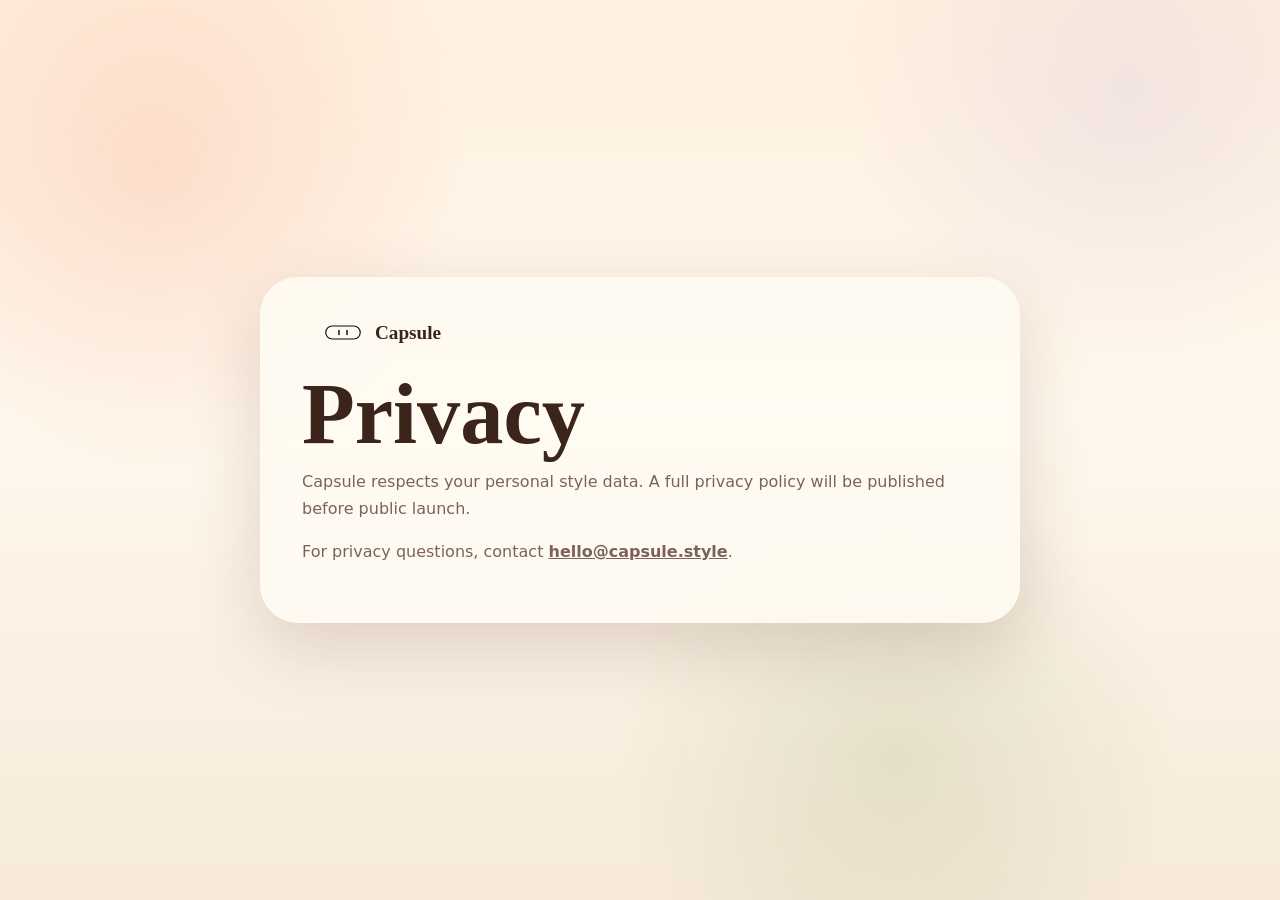
<file: privacy.html>
<!DOCTYPE html>
<html lang="en">
<head>
    <meta charset="UTF-8">
    <meta name="viewport" content="width=device-width, initial-scale=1.0">
    <title>Privacy - Capsule</title>
    <link rel="icon" href="assets/favicon.svg" type="image/svg+xml">
    <link rel="stylesheet" href="css/styles.css">
</head>
<body class="legal-page">
    <main class="legal-shell">
        <a href="index.html" class="brand" aria-label="Capsule home">
            <img src="assets/capsule-logo.svg" alt="">
            <span>Capsule</span>
        </a>
        <h1>Privacy</h1>
        <p>Capsule respects your personal style data. A full privacy policy will be published before public launch.</p>
        <p>For privacy questions, contact <a href="mailto:hello@capsule.style">hello@capsule.style</a>.</p>
    </main>
</body>
</html>
</file>
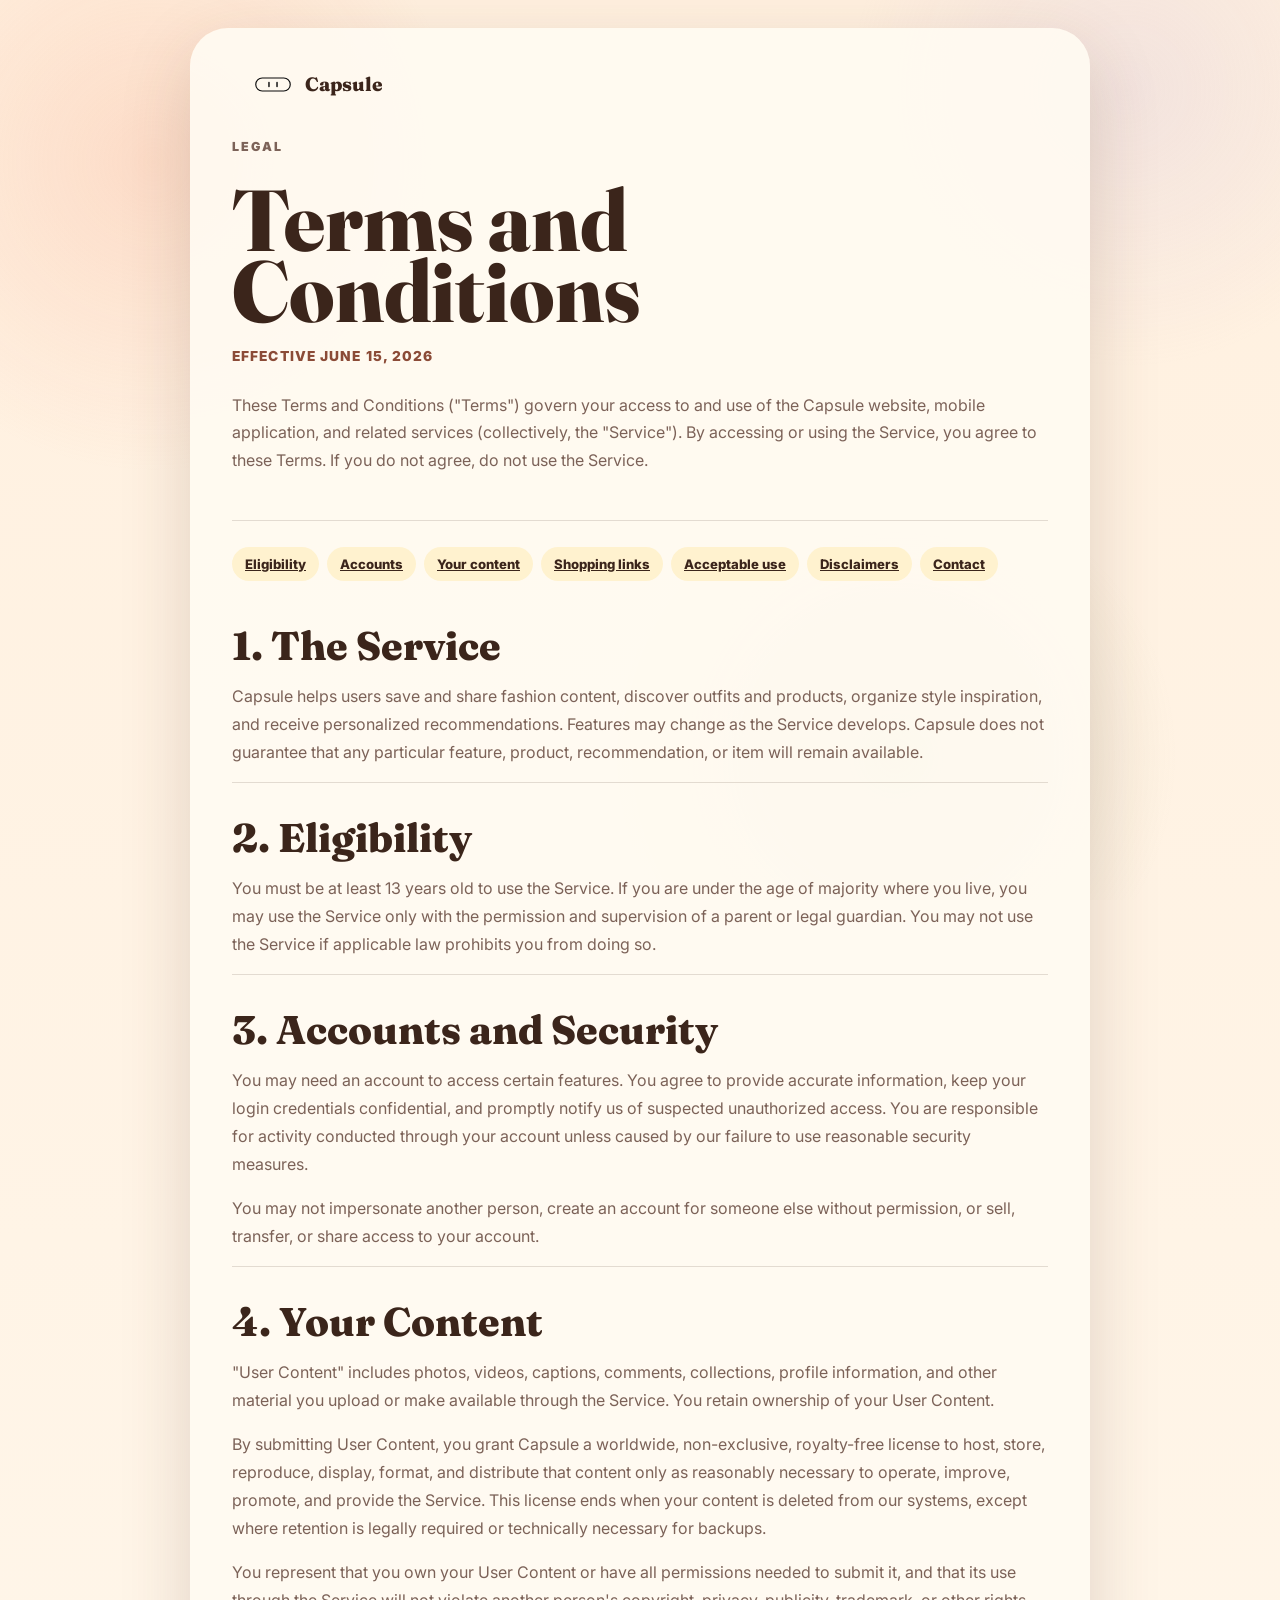
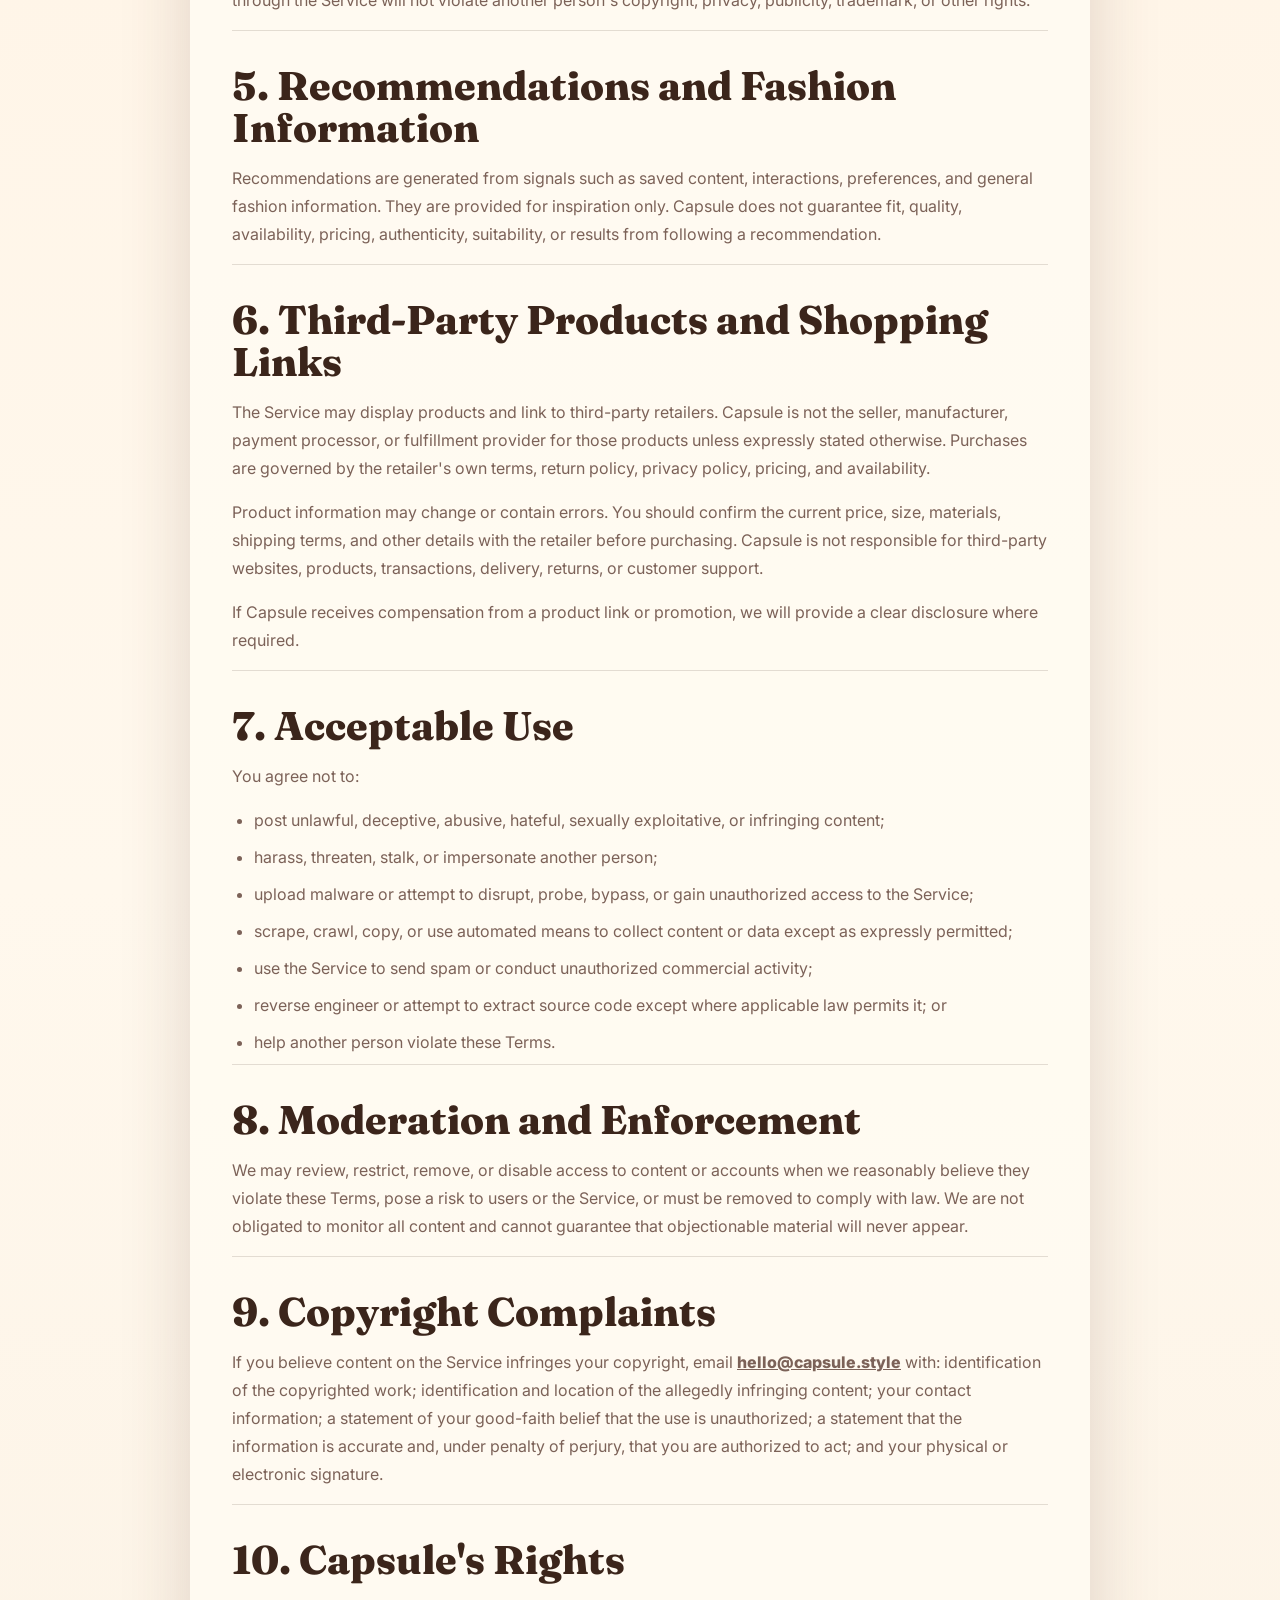
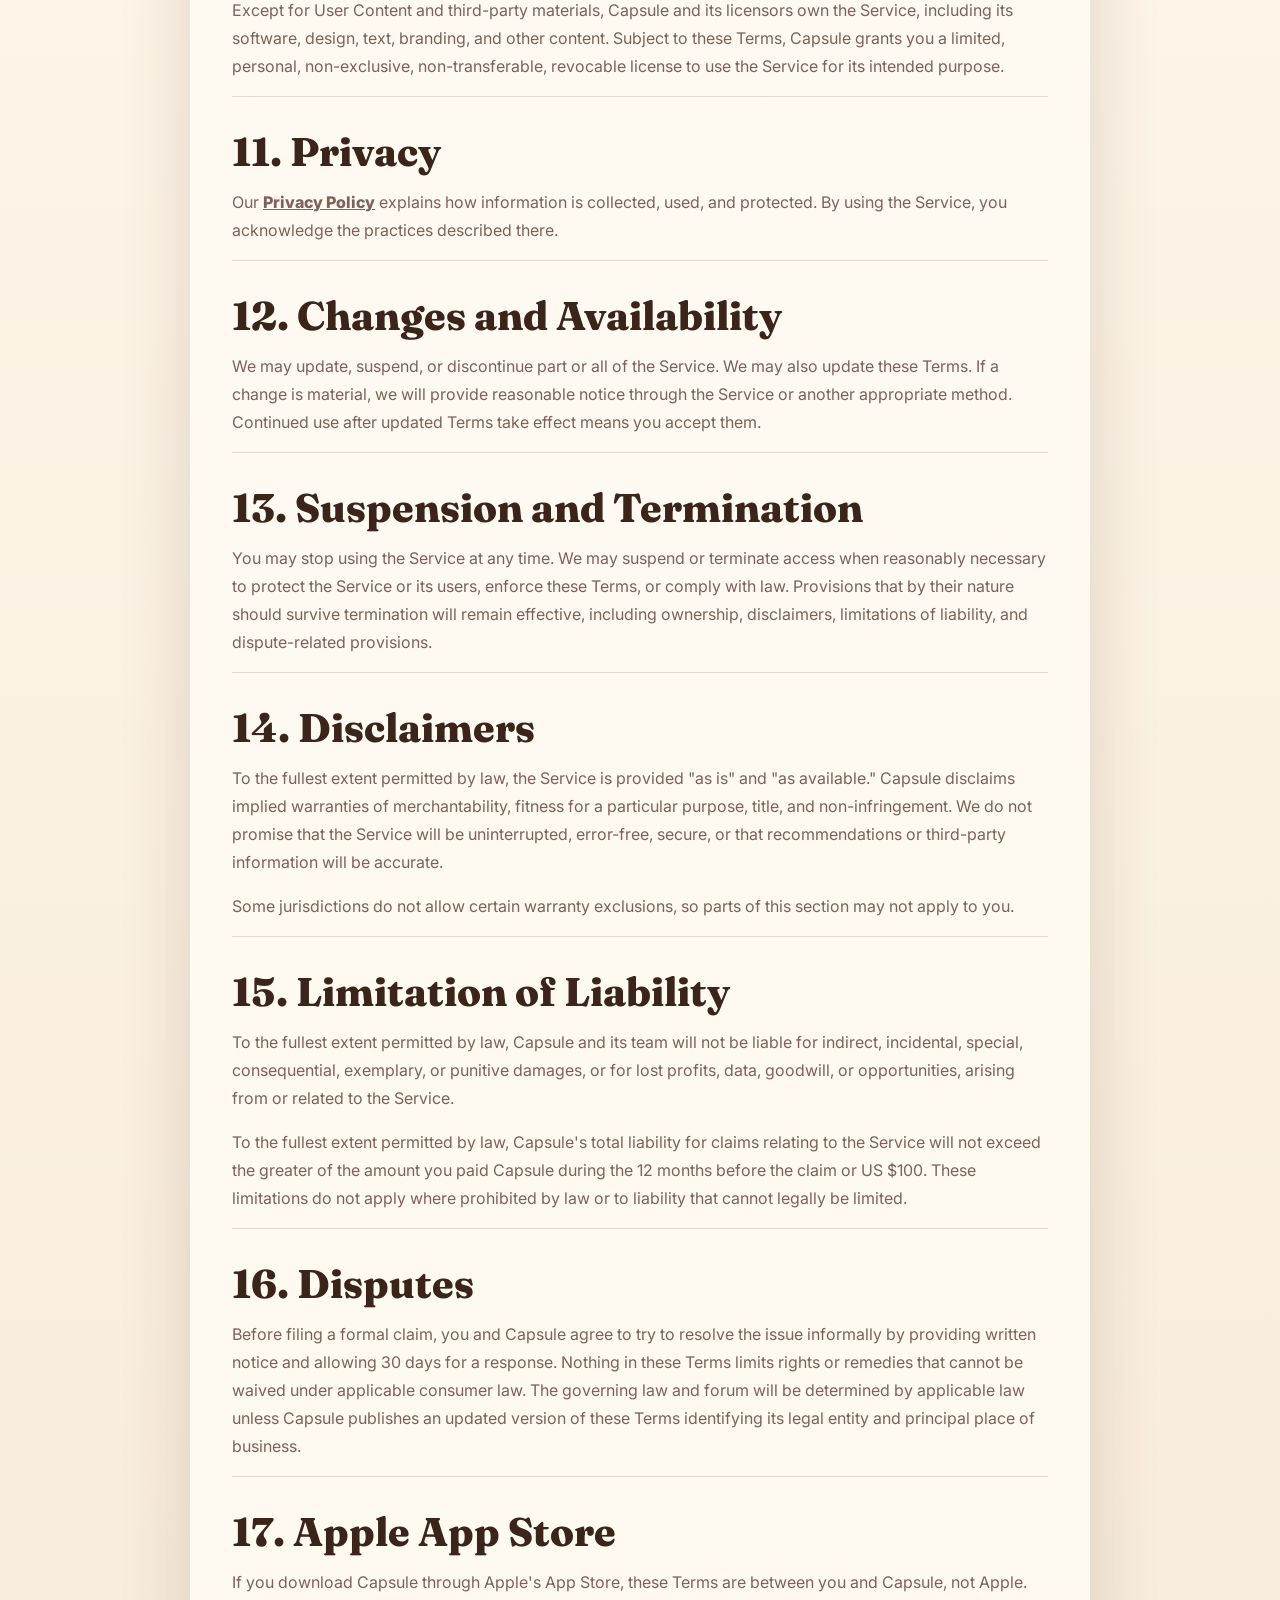
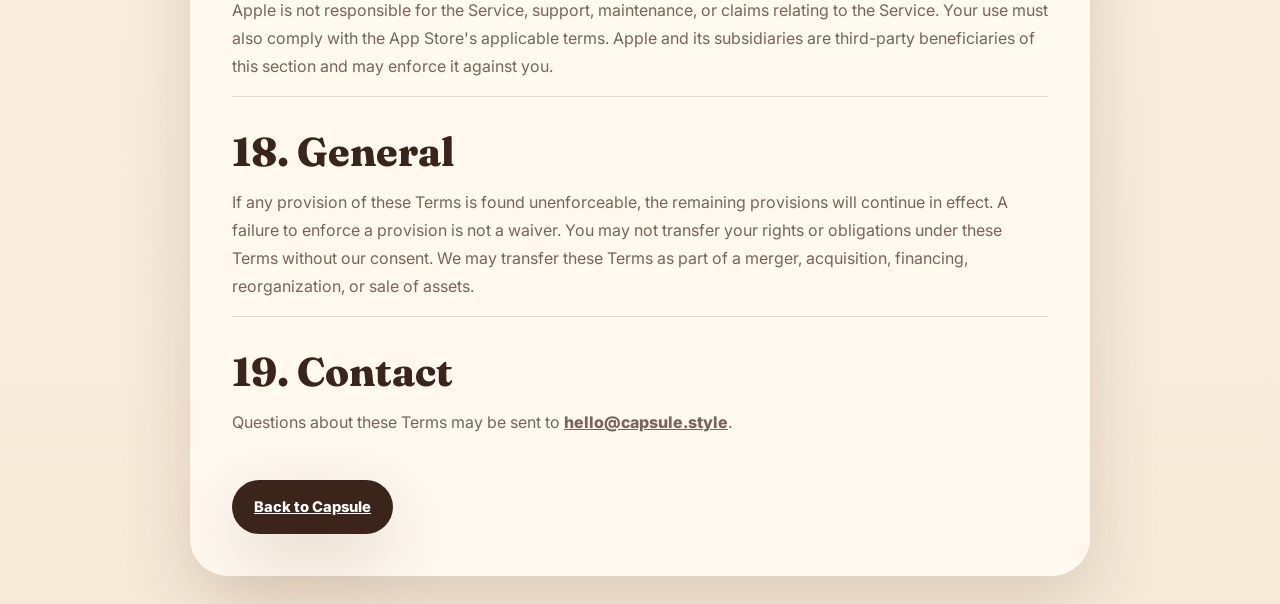
<file: terms.html>
<!DOCTYPE html>
<html lang="en">
<head>
    <meta charset="UTF-8">
    <meta name="viewport" content="width=device-width, initial-scale=1.0">
    <meta name="description" content="Terms and Conditions for the Capsule fashion discovery app and website.">
    <title>Terms and Conditions - Capsule</title>
    <link rel="preconnect" href="https://fonts.googleapis.com">
    <link rel="preconnect" href="https://fonts.gstatic.com" crossorigin>
    <link href="https://fonts.googleapis.com/css2?family=Fraunces:opsz,wght@9..144,600;9..144,700;9..144,800&amp;family=Inter:wght@400;500;600;700;800&amp;display=swap" rel="stylesheet">
    <link rel="icon" href="assets/favicon.svg" type="image/svg+xml">
    <link rel="stylesheet" href="css/styles.css">
</head>
<body class="legal-page">
    <main class="legal-shell legal-document">
        <a href="index.html" class="brand" aria-label="Capsule home">
            <img src="assets/capsule-logo.svg" alt="">
            <span>Capsule</span>
        </a>
        <header class="legal-header">
            <p class="eyebrow">Legal</p>
            <h1>Terms and Conditions</h1>
            <p class="legal-date">Effective June 15, 2026</p>
            <p>These Terms and Conditions ("Terms") govern your access to and use of the Capsule website, mobile application, and related services (collectively, the "Service"). By accessing or using the Service, you agree to these Terms. If you do not agree, do not use the Service.</p>
        </header>

        <nav class="legal-toc" aria-label="Terms contents">
            <a href="#eligibility">Eligibility</a>
            <a href="#accounts">Accounts</a>
            <a href="#content">Your content</a>
            <a href="#shopping">Shopping links</a>
            <a href="#acceptable-use">Acceptable use</a>
            <a href="#disclaimers">Disclaimers</a>
            <a href="#contact">Contact</a>
        </nav>

        <section id="service">
            <h2>1. The Service</h2>
            <p>Capsule helps users save and share fashion content, discover outfits and products, organize style inspiration, and receive personalized recommendations. Features may change as the Service develops. Capsule does not guarantee that any particular feature, product, recommendation, or item will remain available.</p>
        </section>

        <section id="eligibility">
            <h2>2. Eligibility</h2>
            <p>You must be at least 13 years old to use the Service. If you are under the age of majority where you live, you may use the Service only with the permission and supervision of a parent or legal guardian. You may not use the Service if applicable law prohibits you from doing so.</p>
        </section>

        <section id="accounts">
            <h2>3. Accounts and Security</h2>
            <p>You may need an account to access certain features. You agree to provide accurate information, keep your login credentials confidential, and promptly notify us of suspected unauthorized access. You are responsible for activity conducted through your account unless caused by our failure to use reasonable security measures.</p>
            <p>You may not impersonate another person, create an account for someone else without permission, or sell, transfer, or share access to your account.</p>
        </section>

        <section id="content">
            <h2>4. Your Content</h2>
            <p>"User Content" includes photos, videos, captions, comments, collections, profile information, and other material you upload or make available through the Service. You retain ownership of your User Content.</p>
            <p>By submitting User Content, you grant Capsule a worldwide, non-exclusive, royalty-free license to host, store, reproduce, display, format, and distribute that content only as reasonably necessary to operate, improve, promote, and provide the Service. This license ends when your content is deleted from our systems, except where retention is legally required or technically necessary for backups.</p>
            <p>You represent that you own your User Content or have all permissions needed to submit it, and that its use through the Service will not violate another person's copyright, privacy, publicity, trademark, or other rights.</p>
        </section>

        <section id="recommendations">
            <h2>5. Recommendations and Fashion Information</h2>
            <p>Recommendations are generated from signals such as saved content, interactions, preferences, and general fashion information. They are provided for inspiration only. Capsule does not guarantee fit, quality, availability, pricing, authenticity, suitability, or results from following a recommendation.</p>
        </section>

        <section id="shopping">
            <h2>6. Third-Party Products and Shopping Links</h2>
            <p>The Service may display products and link to third-party retailers. Capsule is not the seller, manufacturer, payment processor, or fulfillment provider for those products unless expressly stated otherwise. Purchases are governed by the retailer's own terms, return policy, privacy policy, pricing, and availability.</p>
            <p>Product information may change or contain errors. You should confirm the current price, size, materials, shipping terms, and other details with the retailer before purchasing. Capsule is not responsible for third-party websites, products, transactions, delivery, returns, or customer support.</p>
            <p>If Capsule receives compensation from a product link or promotion, we will provide a clear disclosure where required.</p>
        </section>

        <section id="acceptable-use">
            <h2>7. Acceptable Use</h2>
            <p>You agree not to:</p>
            <ul>
                <li>post unlawful, deceptive, abusive, hateful, sexually exploitative, or infringing content;</li>
                <li>harass, threaten, stalk, or impersonate another person;</li>
                <li>upload malware or attempt to disrupt, probe, bypass, or gain unauthorized access to the Service;</li>
                <li>scrape, crawl, copy, or use automated means to collect content or data except as expressly permitted;</li>
                <li>use the Service to send spam or conduct unauthorized commercial activity;</li>
                <li>reverse engineer or attempt to extract source code except where applicable law permits it; or</li>
                <li>help another person violate these Terms.</li>
            </ul>
        </section>

        <section id="moderation">
            <h2>8. Moderation and Enforcement</h2>
            <p>We may review, restrict, remove, or disable access to content or accounts when we reasonably believe they violate these Terms, pose a risk to users or the Service, or must be removed to comply with law. We are not obligated to monitor all content and cannot guarantee that objectionable material will never appear.</p>
        </section>

        <section id="copyright">
            <h2>9. Copyright Complaints</h2>
            <p>If you believe content on the Service infringes your copyright, email <a href="mailto:hello@capsule.style">hello@capsule.style</a> with: identification of the copyrighted work; identification and location of the allegedly infringing content; your contact information; a statement of your good-faith belief that the use is unauthorized; a statement that the information is accurate and, under penalty of perjury, that you are authorized to act; and your physical or electronic signature.</p>
        </section>

        <section id="ownership">
            <h2>10. Capsule's Rights</h2>
            <p>Except for User Content and third-party materials, Capsule and its licensors own the Service, including its software, design, text, branding, and other content. Subject to these Terms, Capsule grants you a limited, personal, non-exclusive, non-transferable, revocable license to use the Service for its intended purpose.</p>
        </section>

        <section id="privacy">
            <h2>11. Privacy</h2>
            <p>Our <a href="privacy.html">Privacy Policy</a> explains how information is collected, used, and protected. By using the Service, you acknowledge the practices described there.</p>
        </section>

        <section id="availability">
            <h2>12. Changes and Availability</h2>
            <p>We may update, suspend, or discontinue part or all of the Service. We may also update these Terms. If a change is material, we will provide reasonable notice through the Service or another appropriate method. Continued use after updated Terms take effect means you accept them.</p>
        </section>

        <section id="termination">
            <h2>13. Suspension and Termination</h2>
            <p>You may stop using the Service at any time. We may suspend or terminate access when reasonably necessary to protect the Service or its users, enforce these Terms, or comply with law. Provisions that by their nature should survive termination will remain effective, including ownership, disclaimers, limitations of liability, and dispute-related provisions.</p>
        </section>

        <section id="disclaimers">
            <h2>14. Disclaimers</h2>
            <p>To the fullest extent permitted by law, the Service is provided "as is" and "as available." Capsule disclaims implied warranties of merchantability, fitness for a particular purpose, title, and non-infringement. We do not promise that the Service will be uninterrupted, error-free, secure, or that recommendations or third-party information will be accurate.</p>
            <p>Some jurisdictions do not allow certain warranty exclusions, so parts of this section may not apply to you.</p>
        </section>

        <section id="liability">
            <h2>15. Limitation of Liability</h2>
            <p>To the fullest extent permitted by law, Capsule and its team will not be liable for indirect, incidental, special, consequential, exemplary, or punitive damages, or for lost profits, data, goodwill, or opportunities, arising from or related to the Service.</p>
            <p>To the fullest extent permitted by law, Capsule's total liability for claims relating to the Service will not exceed the greater of the amount you paid Capsule during the 12 months before the claim or US $100. These limitations do not apply where prohibited by law or to liability that cannot legally be limited.</p>
        </section>

        <section id="disputes">
            <h2>16. Disputes</h2>
            <p>Before filing a formal claim, you and Capsule agree to try to resolve the issue informally by providing written notice and allowing 30 days for a response. Nothing in these Terms limits rights or remedies that cannot be waived under applicable consumer law. The governing law and forum will be determined by applicable law unless Capsule publishes an updated version of these Terms identifying its legal entity and principal place of business.</p>
        </section>

        <section id="apple">
            <h2>17. Apple App Store</h2>
            <p>If you download Capsule through Apple's App Store, these Terms are between you and Capsule, not Apple. Apple is not responsible for the Service, support, maintenance, or claims relating to the Service. Your use must also comply with the App Store's applicable terms. Apple and its subsidiaries are third-party beneficiaries of this section and may enforce it against you.</p>
        </section>

        <section id="general">
            <h2>18. General</h2>
            <p>If any provision of these Terms is found unenforceable, the remaining provisions will continue in effect. A failure to enforce a provision is not a waiver. You may not transfer your rights or obligations under these Terms without our consent. We may transfer these Terms as part of a merger, acquisition, financing, reorganization, or sale of assets.</p>
        </section>

        <section id="contact">
            <h2>19. Contact</h2>
            <p>Questions about these Terms may be sent to <a href="mailto:hello@capsule.style">hello@capsule.style</a>.</p>
        </section>

        <a href="index.html" class="button button-dark legal-back">Back to Capsule</a>
    </main>
</body>
</html>
</file>
<file: css/styles.css>
:root {
    --cream: #fff5e8;
    --butter: #f9df99;
    --peach: #f6a789;
    --rose: #f8c9c5;
    --lavender: #cbb9da;
    --sage: #9dab7c;
    --mint: #d9e6c7;
    --ink: #3b251b;
    --muted: #7c6258;
    --paper: rgba(255, 251, 242, 0.9);
    --line: rgba(59, 37, 27, 0.14);
    --shadow: 0 24px 70px rgba(89, 53, 37, 0.18);
    --radius: 28px;
    --max-width: 1180px;
}

* {
    box-sizing: border-box;
}

html {
    scroll-behavior: smooth;
}

body {
    margin: 0;
    color: var(--ink);
    background:
        linear-gradient(180deg, #fff0df 0%, #fff8ed 46%, #f7ead9 100%);
    font-family: "Inter", system-ui, -apple-system, BlinkMacSystemFont, "Segoe UI", sans-serif;
    overflow-x: hidden;
}

body::before {
    content: "";
    position: fixed;
    inset: 0;
    z-index: -1;
    pointer-events: none;
    background:
        radial-gradient(circle at 12% 18%, rgba(246, 167, 137, 0.28), transparent 23%),
        radial-gradient(circle at 88% 10%, rgba(203, 185, 218, 0.24), transparent 20%),
        radial-gradient(circle at 70% 84%, rgba(157, 171, 124, 0.22), transparent 24%);
}

body.no-motion *,
body.no-motion *::before,
body.no-motion *::after {
    transition: none !important;
    animation: none !important;
    transform: none !important;
}

a {
    color: inherit;
    text-decoration: none;
}

button {
    font: inherit;
}

.container {
    width: min(calc(100% - 40px), var(--max-width));
    margin: 0 auto;
}

.site-nav {
    position: fixed;
    top: 18px;
    left: 0;
    right: 0;
    z-index: 20;
    pointer-events: none;
    animation: navDrop 720ms cubic-bezier(0.2, 0.85, 0.2, 1) both;
}

.nav-shell {
    width: min(calc(100% - 32px), 980px);
    min-height: 64px;
    margin: 0 auto;
    padding: 8px;
    display: grid;
    grid-template-columns: 1fr auto 1fr;
    align-items: center;
    gap: 12px;
    border: 1px solid rgba(255, 255, 255, 0.72);
    border-radius: 999px;
    background: rgba(255, 248, 235, 0.76);
    box-shadow: 0 14px 40px rgba(80, 48, 32, 0.12);
    backdrop-filter: blur(22px);
    pointer-events: auto;
    transition: background 180ms ease, box-shadow 180ms ease;
}

.site-nav.is-scrolled .nav-shell {
    background: rgba(255, 248, 235, 0.9);
    box-shadow: 0 18px 52px rgba(80, 48, 32, 0.16);
}

.brand {
    padding-left: 18px;
    display: inline-flex;
    align-items: center;
    gap: 9px;
    font-family: "Fraunces", Georgia, serif;
    font-size: 1.2rem;
    font-weight: 800;
}

.brand img {
    width: 46px;
    height: 28px;
    display: block;
    object-fit: contain;
}

.nav-links {
    display: flex;
    gap: 4px;
    padding: 4px;
    border-radius: 999px;
    background: rgba(255, 255, 255, 0.48);
}

.nav-links a,
.nav-button,
.button {
    border-radius: 999px;
    font-size: 0.92rem;
    font-weight: 800;
}

.nav-links a {
    padding: 10px 15px;
    color: var(--muted);
}

.nav-links a:hover,
.nav-links a:focus-visible,
.nav-links a.is-active {
    color: var(--ink);
    background: #fff;
    outline: none;
}

.nav-button {
    justify-self: end;
    padding: 13px 18px;
    color: #fff;
    background: var(--ink);
}

.nav-button.is-active {
    background: #5a3528;
}

.hero {
    position: relative;
    min-height: 100vh;
    display: grid;
    align-items: end;
    overflow: hidden;
    border-bottom-left-radius: 52px;
    border-bottom-right-radius: 52px;
    background:
        linear-gradient(135deg, #fff2cf 0%, #f8c9c5 42%, #d9e6c7 100%);
}

.hero::before {
    content: "";
    position: absolute;
    inset: 0;
    background:
        radial-gradient(circle at 74% 24%, rgba(255, 255, 255, 0.66), transparent 21%),
        radial-gradient(circle at 86% 72%, rgba(157, 171, 124, 0.24), transparent 24%),
        linear-gradient(115deg, rgba(255, 245, 232, 0.72) 0%, rgba(255, 245, 232, 0.2) 68%);
    transform: translate3d(0, calc(var(--hero-shift, 0px) * 0.25), 0);
    transition: transform 80ms linear;
}

.hero-wardrobe {
    position: absolute;
    top: 50%;
    right: max(20px, calc((100vw - var(--max-width)) / 2));
    z-index: 0;
    width: min(46vw, 560px);
    height: min(68vh, 650px);
    transform: translate3d(0, calc(-50% + var(--hero-shift, 0px)), 0);
    transform-origin: center;
    transition: transform 80ms linear;
}

.hero-wardrobe::before {
    content: "";
    position: absolute;
    inset: 12% 8% 10% 12%;
    border-radius: 999px;
    background: rgba(255, 251, 242, 0.5);
    filter: blur(4px);
}

.wardrobe-card {
    position: absolute;
    width: clamp(150px, 17vw, 224px);
    overflow: hidden;
    border: 1px solid rgba(255, 255, 255, 0.74);
    border-radius: 26px;
    background: rgba(255, 251, 242, 0.94);
    box-shadow: 0 24px 58px rgba(89, 53, 37, 0.18);
    animation: wardrobeOrbit 14s ease-in-out infinite;
}

.wardrobe-card img {
    width: 100%;
    aspect-ratio: 4 / 5;
    display: block;
    object-fit: cover;
    background: #f6efe5;
}

.wardrobe-card div {
    padding: 13px 14px 15px;
}

.wardrobe-card span {
    display: block;
    margin-bottom: 5px;
    color: #8b4b37;
    font-size: 0.72rem;
    font-weight: 900;
    letter-spacing: 0.08em;
    text-transform: uppercase;
}

.wardrobe-card strong {
    display: block;
    color: var(--ink);
    font-size: 0.96rem;
    line-height: 1.2;
}

.wardrobe-card-one {
    --card-tilt: 8deg;
    top: 8%;
    right: 9%;
    transform: rotate(var(--card-tilt));
}

.wardrobe-card-two {
    --card-tilt: -9deg;
    top: 21%;
    left: 7%;
    transform: rotate(var(--card-tilt));
    animation-delay: -3.5s;
}

.wardrobe-card-three {
    --card-tilt: -6deg;
    right: 0;
    bottom: 12%;
    transform: rotate(var(--card-tilt));
    animation-delay: -7s;
}

.wardrobe-card-four {
    --card-tilt: 7deg;
    left: 21%;
    bottom: 0;
    transform: rotate(var(--card-tilt));
    animation-delay: -10.5s;
}

body.no-motion .hero-wardrobe {
    transform: translateY(-50%) !important;
}

body.no-motion .wardrobe-card-one {
    transform: rotate(8deg) !important;
}

body.no-motion .wardrobe-card-two {
    transform: rotate(-9deg) !important;
}

body.no-motion .wardrobe-card-three {
    transform: rotate(-6deg) !important;
}

body.no-motion .wardrobe-card-four {
    transform: rotate(7deg) !important;
}

.hero-overlay {
    position: absolute;
    inset: 0;
    background:
        linear-gradient(90deg, rgba(255, 241, 222, 0.92) 0%, rgba(255, 241, 222, 0.68) 36%, rgba(255, 241, 222, 0.12) 72%),
        linear-gradient(0deg, rgba(255, 246, 232, 0.72) 0%, transparent 45%);
    transform: translate3d(0, calc(var(--hero-shift, 0px) * -0.25), 0);
    transition: transform 80ms linear;
}

.hero-content {
    position: relative;
    z-index: 1;
    padding: 150px 0 88px;
}

.hero-logo {
    width: 116px;
    height: 58px;
    display: block;
    margin-bottom: 22px;
    object-fit: contain;
    object-position: center;
    opacity: 0.9;
    animation: heroRise 760ms cubic-bezier(0.2, 0.85, 0.2, 1) both;
}

.hero-content .eyebrow,
.hero-content h1,
.hero-copy,
.hero-actions {
    animation: heroRise 860ms cubic-bezier(0.2, 0.85, 0.2, 1) both;
}

.hero-content h1 {
    animation-delay: 120ms;
}

.hero-copy {
    animation-delay: 240ms;
}

.hero-actions {
    animation-delay: 360ms;
}

.eyebrow {
    margin: 0 0 18px;
    color: #8b4b37;
    font-size: 0.78rem;
    font-weight: 900;
    letter-spacing: 0.16em;
    text-transform: uppercase;
}

h1,
h2,
h3,
p {
    margin-top: 0;
}

h1,
h2 {
    font-family: "Fraunces", Georgia, serif;
    font-weight: 800;
    letter-spacing: 0;
}

h1 {
    max-width: 9ch;
    margin-bottom: 24px;
    font-size: clamp(4.8rem, 12vw, 10.8rem);
    line-height: 0.82;
}

h2 {
    margin-bottom: 0;
    font-size: clamp(3rem, 7vw, 6.8rem);
    line-height: 0.88;
}

h3 {
    font-family: "Fraunces", Georgia, serif;
    font-size: 1.65rem;
    line-height: 1;
}

.hero-copy {
    max-width: 590px;
    margin-bottom: 28px;
    color: #5f4035;
    font-size: 1.18rem;
    line-height: 1.75;
}

.hero-actions {
    display: flex;
    flex-wrap: wrap;
    gap: 12px;
}

.cta-support,
.section-copy {
    color: #5f4035;
    line-height: 1.65;
}

.cta-support {
    max-width: 530px;
    margin: 16px 0 0;
    font-size: 0.95rem;
    font-weight: 700;
}

.button {
    min-height: 54px;
    display: inline-flex;
    align-items: center;
    justify-content: center;
    padding: 15px 22px;
    transition: transform 170ms ease, box-shadow 170ms ease, background 170ms ease;
}

.button:hover,
.button:focus-visible,
.nav-button:hover,
.nav-button:focus-visible {
    transform: translateY(-4px);
    outline: none;
}

.button-dark {
    color: #fff;
    background: var(--ink);
    box-shadow: var(--shadow);
}

.button-dark:hover,
.button-dark:focus-visible {
    box-shadow: 0 30px 82px rgba(89, 53, 37, 0.24);
}

.button-light {
    color: var(--ink);
    background: rgba(255, 255, 255, 0.78);
    border: 1px solid rgba(255, 255, 255, 0.7);
}

.proof-strip {
    padding: 24px 0 0;
}

.proof-strip-inner {
    display: flex;
    flex-wrap: wrap;
    justify-content: center;
    gap: 10px;
}

.proof-strip span {
    padding: 12px 16px;
    border: 1px solid rgba(255, 255, 255, 0.72);
    border-radius: 999px;
    color: #6b4b3f;
    background: rgba(255, 251, 242, 0.72);
    box-shadow: 0 12px 30px rgba(89, 53, 37, 0.08);
    font-size: 0.88rem;
    font-weight: 850;
}

.story-intro,
.product-proof,
.product-edit,
.mid-cta,
.comparison,
.chapters,
.download {
    padding: 108px 0;
}

.story-grid {
    display: grid;
    grid-template-columns: minmax(0, 1.08fr) minmax(250px, 0.62fr) minmax(210px, 0.44fr);
    gap: 22px;
    align-items: stretch;
}

.story-title {
    padding: 44px;
    border-radius: 42px;
    background: var(--butter);
    transform-origin: 40% 80%;
}

.story-card,
.story-note,
.chapter-list article,
.download-card,
.screen-card {
    border: 1px solid rgba(255, 255, 255, 0.62);
    background: var(--paper);
    box-shadow: 0 18px 48px rgba(89, 53, 37, 0.1);
}

.story-card {
    min-height: 100%;
    padding: 34px;
    border-radius: 38px;
    display: flex;
    align-items: end;
    transform-origin: 30% 100%;
}

.story-card p,
.story-note p,
.chapter-list p,
.download-card p {
    color: var(--muted);
    line-height: 1.7;
}

.story-card p {
    margin-bottom: 0;
    font-size: 1.08rem;
}

.story-note {
    min-height: 178px;
    padding: 24px;
    border-radius: 34px;
    transform-origin: 50% 100%;
}

.story-note span,
.chapter-list span {
    display: inline-block;
    margin-bottom: 14px;
    color: #9b5d42;
    font-size: 0.78rem;
    font-weight: 900;
    letter-spacing: 0.14em;
    text-transform: uppercase;
}

.story-note.accent {
    grid-column: 3;
    background: #eadcf7;
}

.centered {
    max-width: 860px;
    margin: 0 auto 48px;
    text-align: center;
}

.centered .section-copy {
    max-width: 680px;
    margin: 20px auto 0;
}

.proof-screens {
    display: grid;
    grid-template-columns: repeat(3, minmax(0, 1fr));
    gap: 22px;
    align-items: stretch;
}

.screen-card {
    padding: 18px;
    border: 1px solid rgba(255, 255, 255, 0.62);
    border-radius: 38px;
    background: var(--paper);
    box-shadow: 0 18px 48px rgba(89, 53, 37, 0.1);
}

.screen-card.featured {
    transform: translateY(-22px);
    background: #fff2cf;
}

.screen-card h3 {
    margin: 22px 8px 10px;
}

.screen-card p {
    margin: 0 8px 8px;
    color: var(--muted);
    line-height: 1.65;
}

.mock-screen {
    min-height: 360px;
    padding: 18px;
    border-radius: 30px;
    color: var(--ink);
    background: #fff8ed;
    overflow: hidden;
}

.mock-screen.real-screen {
    padding: 0;
    background: #090909;
}

.real-screen img {
    width: 100%;
    height: 360px;
    display: block;
    object-fit: cover;
    object-position: top center;
}

.feed-screen img {
    object-fit: cover;
    object-position: 50% 42%;
    transform: scale(1.16);
}

.idea-screen {
    display: flex;
    flex-direction: column;
}

.recommendation-screen {
    position: relative;
    height: 360px;
    padding: 18px;
    color: #fff;
    background: #090909;
}

.recommendation-top,
.recommendation-footer {
    display: flex;
    align-items: center;
    justify-content: space-between;
    gap: 12px;
}

.recommendation-top img {
    width: 58px;
    height: 30px;
    padding: 5px 8px;
    border-radius: 999px;
    background: #fff;
}

.recommendation-top > span {
    color: rgba(255, 255, 255, 0.66);
    font-size: 0.72rem;
    font-weight: 850;
    letter-spacing: 0.12em;
    text-transform: uppercase;
}

.recommendation-copy {
    margin-top: 14px;
}

.recommendation-copy > span {
    display: inline-block;
    padding: 7px 10px;
    border-radius: 999px;
    color: #10100f;
    background: #dce8ce;
    font-size: 0.68rem;
    font-weight: 900;
    letter-spacing: 0.08em;
    text-transform: uppercase;
}

.recommendation-copy h3 {
    margin: 10px 0 5px;
    color: #fff;
    font-size: 1.45rem;
}

.recommendation-copy p {
    margin: 0;
    color: rgba(255, 255, 255, 0.64);
    font-family: "Inter", system-ui, sans-serif;
    font-size: 0.84rem;
    line-height: 1.45;
}

.recommendation-look {
    position: relative;
    min-height: 138px;
    margin: 12px 0;
    overflow: hidden;
    border-radius: 24px;
    background: linear-gradient(145deg, #eee9e2, #c9c3bb);
}

.recommendation-look span {
    position: absolute;
    display: block;
    filter: drop-shadow(0 10px 10px rgba(30, 20, 15, 0.18));
}

.rec-jacket {
    top: 15px;
    left: 22px;
    width: 102px;
    height: 104px;
    background: #aaa0c1;
    clip-path: polygon(22% 0, 78% 0, 100% 23%, 82% 43%, 76% 100%, 24% 100%, 18% 43%, 0 23%);
    transform: rotate(-7deg);
}

.rec-shirt {
    top: 24px;
    left: 50%;
    width: 78px;
    height: 86px;
    background: #f5f0e8;
    clip-path: polygon(22% 0, 78% 0, 100% 24%, 79% 42%, 76% 100%, 24% 100%, 21% 42%, 0 24%);
    transform: translateX(-50%);
}

.rec-pants {
    top: 12px;
    right: 25px;
    width: 84px;
    height: 118px;
    background: #646c59;
    clip-path: polygon(10% 0, 90% 0, 94% 12%, 78% 100%, 53% 100%, 50% 42%, 47% 100%, 22% 100%, 6% 12%);
    transform: rotate(6deg);
}

.recommendation-footer {
    padding-top: 3px;
}

.recommendation-footer div > span,
.recommendation-footer div > strong {
    display: block;
}

.recommendation-footer div > span {
    margin-bottom: 4px;
    color: rgba(255, 255, 255, 0.56);
    font-size: 0.68rem;
    font-weight: 800;
    letter-spacing: 0.08em;
    text-transform: uppercase;
}

.recommendation-footer div > strong {
    font-size: 0.9rem;
}

.save-look {
    padding: 10px 14px;
    border-radius: 999px;
    color: #111;
    background: #fff;
    font-size: 0.76rem;
    font-weight: 900;
}

.product-edit {
    padding-top: 70px;
}

.product-edit-heading {
    display: grid;
    grid-template-columns: minmax(0, 1fr) minmax(260px, 0.55fr);
    gap: 40px;
    align-items: end;
    margin-bottom: 38px;
}

.product-edit-heading .section-heading {
    position: static;
    margin-bottom: 0;
}

.product-edit-copy {
    max-width: 430px;
    margin: 0 0 6px;
    color: var(--muted);
    line-height: 1.7;
}

.product-grid {
    display: grid;
    grid-template-columns: repeat(4, minmax(0, 1fr));
    gap: 16px;
}

.product-card {
    min-width: 0;
    display: grid;
    grid-template-rows: 280px 1fr;
    overflow: hidden;
    border: 1px solid rgba(255, 255, 255, 0.62);
    border-radius: 32px;
    background: var(--paper);
    box-shadow: 0 18px 48px rgba(89, 53, 37, 0.1);
    transition: transform 220ms ease, box-shadow 220ms ease;
}

.product-card:hover,
.product-card:focus-visible {
    transform: translateY(-8px);
    box-shadow: 0 28px 66px rgba(89, 53, 37, 0.17);
    outline: none;
}

.product-art {
    position: relative;
    min-height: 280px;
    overflow: hidden;
    background: #f2eee7;
}

.product-art img {
    width: 100%;
    height: 280px;
    display: block;
    object-fit: cover;
    object-position: center;
    transition: transform 380ms ease;
}

.product-card:hover .product-art img,
.product-card:focus-visible .product-art img {
    transform: scale(1.035);
}

.product-info {
    min-height: 250px;
    display: flex;
    flex-direction: column;
    padding: 22px;
}

.product-brand {
    margin-bottom: 9px;
    color: #9b5d42;
    font-size: 0.72rem;
    font-weight: 900;
    letter-spacing: 0.13em;
    text-transform: uppercase;
}

.product-info h3 {
    min-height: 3.1em;
    margin-bottom: 12px;
    font-size: 1.42rem;
}

.product-info p {
    min-height: 4.8em;
    margin-bottom: 24px;
    color: var(--muted);
    font-size: 0.94rem;
    line-height: 1.6;
}

.product-bottom {
    margin-top: auto;
    display: flex;
    align-items: end;
    justify-content: space-between;
    gap: 12px;
}

.product-bottom strong {
    font-family: "Fraunces", Georgia, serif;
    font-size: 1.4rem;
}

.product-bottom span {
    color: #8b4b37;
    font-size: 0.76rem;
    font-weight: 850;
    text-align: right;
}

.price-note {
    margin: 18px 0 0;
    color: var(--muted);
    font-size: 0.8rem;
    text-align: right;
}

.mid-cta {
    padding-top: 0;
}

.mid-cta-card {
    display: grid;
    grid-template-columns: minmax(0, 1fr) auto;
    gap: 28px;
    align-items: center;
    padding: 34px;
    border: 1px solid rgba(255, 255, 255, 0.62);
    border-radius: 42px;
    background: #dce8ce;
    box-shadow: 0 18px 48px rgba(89, 53, 37, 0.1);
}

.mid-cta-card h2 {
    max-width: 10ch;
    font-size: clamp(2.6rem, 5vw, 5rem);
}

.mid-cta-card p {
    max-width: 560px;
    margin: 18px 0 0;
    color: var(--muted);
    line-height: 1.65;
}

.mid-cta-actions {
    display: grid;
    gap: 12px;
    justify-items: center;
}

.mid-cta-actions span {
    color: #6b4b3f;
    font-size: 0.88rem;
    font-weight: 850;
}

.comparison {
    padding-top: 72px;
}

.comparison-grid {
    display: grid;
    grid-template-columns: minmax(0, 0.86fr) minmax(0, 1.14fr);
    gap: 54px;
    align-items: start;
}

.comparison-list {
    display: grid;
    gap: 16px;
}

.comparison-list article {
    padding: 28px;
    border: 1px solid rgba(255, 255, 255, 0.62);
    border-radius: 34px;
    background: var(--paper);
    box-shadow: 0 18px 48px rgba(89, 53, 37, 0.1);
}

.comparison-list span {
    display: inline-block;
    margin-bottom: 14px;
    color: #9b5d42;
    font-size: 0.78rem;
    font-weight: 900;
    letter-spacing: 0.14em;
    text-transform: uppercase;
}

.comparison-list p {
    margin-bottom: 0;
    color: var(--muted);
    line-height: 1.7;
}

.chapters-grid {
    display: grid;
    grid-template-columns: minmax(0, 0.92fr) minmax(0, 1.08fr);
    gap: 54px;
    align-items: start;
}

.section-heading {
    position: sticky;
    top: 120px;
}

.chapter-list {
    display: grid;
    gap: 18px;
}

.chapter-list article {
    min-height: 230px;
    padding: 34px;
    border-radius: 38px;
    opacity: 0.66;
    transform: scale(0.98);
    transition: opacity 260ms ease, transform 260ms ease, box-shadow 260ms ease;
}

.chapter-list article.is-active {
    opacity: 1;
    transform: scale(1);
    box-shadow: 0 24px 70px rgba(89, 53, 37, 0.18);
}

.chapter-list article:nth-child(1) {
    background: #fff2cf;
}

.chapter-list article:nth-child(2) {
    background: #eadcf7;
}

.chapter-list article:nth-child(3) {
    background: #dce8ce;
}

.download {
    padding-top: 64px;
}

.download-card {
    padding: 64px 28px;
    border-radius: 52px;
    text-align: center;
    background:
        linear-gradient(135deg, rgba(255, 242, 207, 0.88), rgba(248, 201, 197, 0.88)),
        var(--paper);
}

.download-card h2 {
    max-width: 9ch;
    margin: 0 auto 20px;
}

.download-card p {
    max-width: 610px;
    margin: 0 auto 30px;
    font-size: 1.08rem;
}

.footer {
    padding: 26px 0 36px;
}

.footer-inner {
    display: flex;
    align-items: center;
    justify-content: space-between;
    gap: 20px;
    color: var(--muted);
    font-size: 0.92rem;
}

.footer-inner p {
    margin-bottom: 0;
}

.footer-brand {
    margin-bottom: 6px !important;
    display: inline-flex;
    align-items: center;
    gap: 9px;
    color: var(--ink);
    font-family: "Fraunces", Georgia, serif;
    font-size: 1.2rem;
    font-weight: 800;
}

.footer-brand img {
    width: 44px;
    height: 26px;
    display: block;
    object-fit: contain;
}

.footer-links {
    display: flex;
    flex-wrap: wrap;
    gap: 14px;
    font-weight: 800;
}

.footer-links a:hover,
.footer-links a:focus-visible {
    color: var(--ink);
    outline: none;
}

.legal-page {
    min-height: 100vh;
    display: grid;
    place-items: center;
    padding: 28px;
}

.legal-shell {
    width: min(100%, 760px);
    padding: 42px;
    border-radius: 38px;
    background: var(--paper);
    box-shadow: var(--shadow);
}

.legal-document {
    width: min(100%, 900px);
}

.legal-header {
    padding-bottom: 30px;
    border-bottom: 1px solid var(--line);
}

.legal-header .eyebrow {
    margin-top: 34px;
}

.legal-date {
    margin-bottom: 24px;
    color: #8b4b37 !important;
    font-size: 0.86rem;
    font-weight: 850;
    letter-spacing: 0.08em;
    text-transform: uppercase;
}

.legal-toc {
    display: flex;
    flex-wrap: wrap;
    gap: 8px;
    padding: 26px 0 10px;
}

.legal-toc a {
    padding: 9px 13px;
    border-radius: 999px;
    color: var(--ink);
    background: #fff2cf;
    font-size: 0.82rem;
    font-weight: 800;
}

.legal-document section {
    padding-top: 34px;
    scroll-margin-top: 24px;
}

.legal-document section + section {
    margin-top: 8px;
    border-top: 1px solid var(--line);
}

.legal-document section h2 {
    margin-bottom: 15px;
    font-size: clamp(1.7rem, 4vw, 2.5rem);
    line-height: 1.05;
}

.legal-document section p,
.legal-document li,
.legal-header p {
    color: var(--muted);
    line-height: 1.75;
}

.legal-document ul {
    margin: 0;
    padding-left: 22px;
}

.legal-document li + li {
    margin-top: 9px;
}

.legal-back {
    margin-top: 28px;
}

.legal-shell h1 {
    max-width: none;
    margin: 28px 0 18px;
    font-size: clamp(3rem, 8vw, 5.4rem);
}

.legal-shell p {
    color: var(--muted);
    line-height: 1.7;
}

.legal-shell a:not(.brand) {
    font-weight: 800;
    text-decoration: underline;
}

.reveal {
    opacity: 0;
    transform: translateY(34px) scale(0.97);
    transition: opacity 760ms cubic-bezier(0.2, 0.85, 0.2, 1), transform 760ms cubic-bezier(0.2, 0.85, 0.2, 1);
}

.reveal.is-visible {
    opacity: 1;
    transform: translateY(0) scale(1);
}

.story-title.reveal {
    transform: translateY(36px) rotate(-2deg) scale(0.96);
}

.story-card.reveal {
    transform: translateY(42px) rotate(2deg) scale(0.96);
}

.story-note.reveal {
    transform: translateY(28px) scale(0.95);
}

.story-title.reveal.is-visible,
.story-card.reveal.is-visible,
.story-note.reveal.is-visible {
    transform: translateY(0) rotate(0deg) scale(1);
}

.chapter-list article.reveal.is-visible {
    transform: scale(0.98);
}

.chapter-list article.reveal.is-visible.is-active {
    transform: scale(1);
}

@keyframes navDrop {
    from {
        opacity: 0;
        transform: translateY(-18px) scale(0.98);
    }

    to {
        opacity: 1;
        transform: translateY(0) scale(1);
    }
}

@keyframes heroRise {
    from {
        opacity: 0;
        transform: translateY(28px);
    }

    to {
        opacity: 1;
        transform: translateY(0);
    }
}

@keyframes wardrobeOrbit {
    0%,
    100% {
        transform: rotate(var(--card-tilt)) translate3d(0, 0, 0) scale(1);
    }

    35% {
        transform: rotate(calc(var(--card-tilt) + 3deg)) translate3d(8px, -18px, 0) scale(1.025);
    }

    50% {
        transform: rotate(calc(var(--card-tilt) - 2deg)) translate3d(0, -22px, 0) scale(1.035);
    }

    72% {
        transform: rotate(calc(var(--card-tilt) + 1deg)) translate3d(-10px, -12px, 0) scale(1.015);
    }
}

@media (max-width: 980px) {
    .nav-shell {
        grid-template-columns: 1fr auto;
    }

    .nav-links {
        display: none;
    }

    .hero {
        min-height: 880px;
    }

    .hero-wardrobe {
        top: 38%;
        right: 18px;
        width: min(62vw, 460px);
        height: 520px;
        opacity: 0.92;
    }

    .wardrobe-card {
        width: clamp(132px, 24vw, 190px);
        border-radius: 22px;
    }

    .hero-overlay {
        background:
            linear-gradient(0deg, rgba(255, 241, 222, 0.92) 0%, rgba(255, 241, 222, 0.55) 58%, rgba(255, 241, 222, 0.1) 100%);
    }

    .hero-content {
        padding-bottom: 58px;
    }

    .story-grid,
    .proof-screens,
    .comparison-grid,
    .chapters-grid {
        grid-template-columns: 1fr;
    }

    .product-edit-heading {
        grid-template-columns: 1fr;
        gap: 18px;
    }

    .product-grid {
        grid-template-columns: repeat(2, minmax(0, 1fr));
    }

    .screen-card.featured {
        transform: none;
    }

    .story-note.accent {
        grid-column: auto;
    }

    .section-heading {
        position: static;
    }

}

@media (max-width: 680px) {
    .container {
        width: min(calc(100% - 28px), var(--max-width));
    }

    .site-nav {
        top: 12px;
    }

    .nav-shell {
        width: min(calc(100% - 24px), 980px);
        min-height: 58px;
    }

    .brand {
        padding-left: 12px;
    }

    .brand img {
        width: 40px;
        height: 24px;
    }

    .nav-button {
        padding: 12px 14px;
        font-size: 0.84rem;
    }

    .hero {
        min-height: 820px;
        border-bottom-left-radius: 34px;
        border-bottom-right-radius: 34px;
    }

    .hero-wardrobe {
        top: 30%;
        right: -46px;
        width: 360px;
        height: 360px;
        opacity: 0.68;
    }

    .hero-wardrobe::before {
        inset: 8% 14% 14% 8%;
    }

    .wardrobe-card {
        width: 126px;
        border-radius: 18px;
    }

    .wardrobe-card div {
        padding: 10px 11px 12px;
    }

    .wardrobe-card span {
        font-size: 0.62rem;
    }

    .wardrobe-card strong {
        font-size: 0.82rem;
    }

    h1 {
        font-size: clamp(4.1rem, 20vw, 6.2rem);
    }

    h2 {
        font-size: clamp(3rem, 15vw, 4.5rem);
    }

    .hero-copy {
        font-size: 1rem;
    }

    .button {
        width: 100%;
    }

    .story-intro,
    .product-proof,
    .product-edit,
    .mid-cta,
    .comparison,
    .chapters,
    .download {
        padding: 74px 0;
    }

    .proof-strip-inner {
        justify-content: flex-start;
    }

    .story-title,
    .story-card,
    .screen-card,
    .comparison-list article,
    .chapter-list article {
        padding: 26px;
        border-radius: 30px;
    }

    .mid-cta-card {
        grid-template-columns: 1fr;
        padding: 26px;
        border-radius: 30px;
    }

    .mid-cta-actions {
        justify-items: stretch;
    }

    .mock-screen {
        min-height: 300px;
    }

    .recommendation-screen {
        height: 300px;
        padding: 14px;
    }

    .recommendation-copy {
        margin-top: 9px;
    }

    .recommendation-copy h3 {
        margin-top: 7px;
        font-size: 1.25rem;
    }

    .recommendation-copy p {
        font-size: 0.76rem;
    }

    .recommendation-look {
        min-height: 105px;
        margin: 8px 0;
    }

    .rec-jacket {
        top: 10px;
        width: 78px;
        height: 82px;
    }

    .rec-shirt {
        top: 17px;
        width: 62px;
        height: 68px;
    }

    .rec-pants {
        top: 8px;
        width: 68px;
        height: 92px;
    }

    .product-grid {
        gap: 10px;
    }

    .product-card {
        grid-template-rows: 190px 1fr;
        border-radius: 24px;
    }

    .product-art {
        min-height: 190px;
    }

    .product-art img {
        height: 190px;
    }

    .product-info {
        min-height: 190px;
        padding: 16px;
    }

    .product-info h3 {
        min-height: 3.6em;
        font-size: 1.08rem;
        line-height: 1.1;
    }

    .product-info p {
        display: none;
    }

    .product-bottom {
        align-items: flex-start;
        flex-direction: column;
    }

    .price-note {
        text-align: left;
    }

    .real-screen img {
        height: 300px;
    }

    .download-card {
        padding: 46px 22px;
        border-radius: 34px;
    }

    .footer-inner {
        align-items: flex-start;
        flex-direction: column;
    }

    .legal-shell {
        padding: 28px 22px;
        border-radius: 28px;
    }
}
</file>
